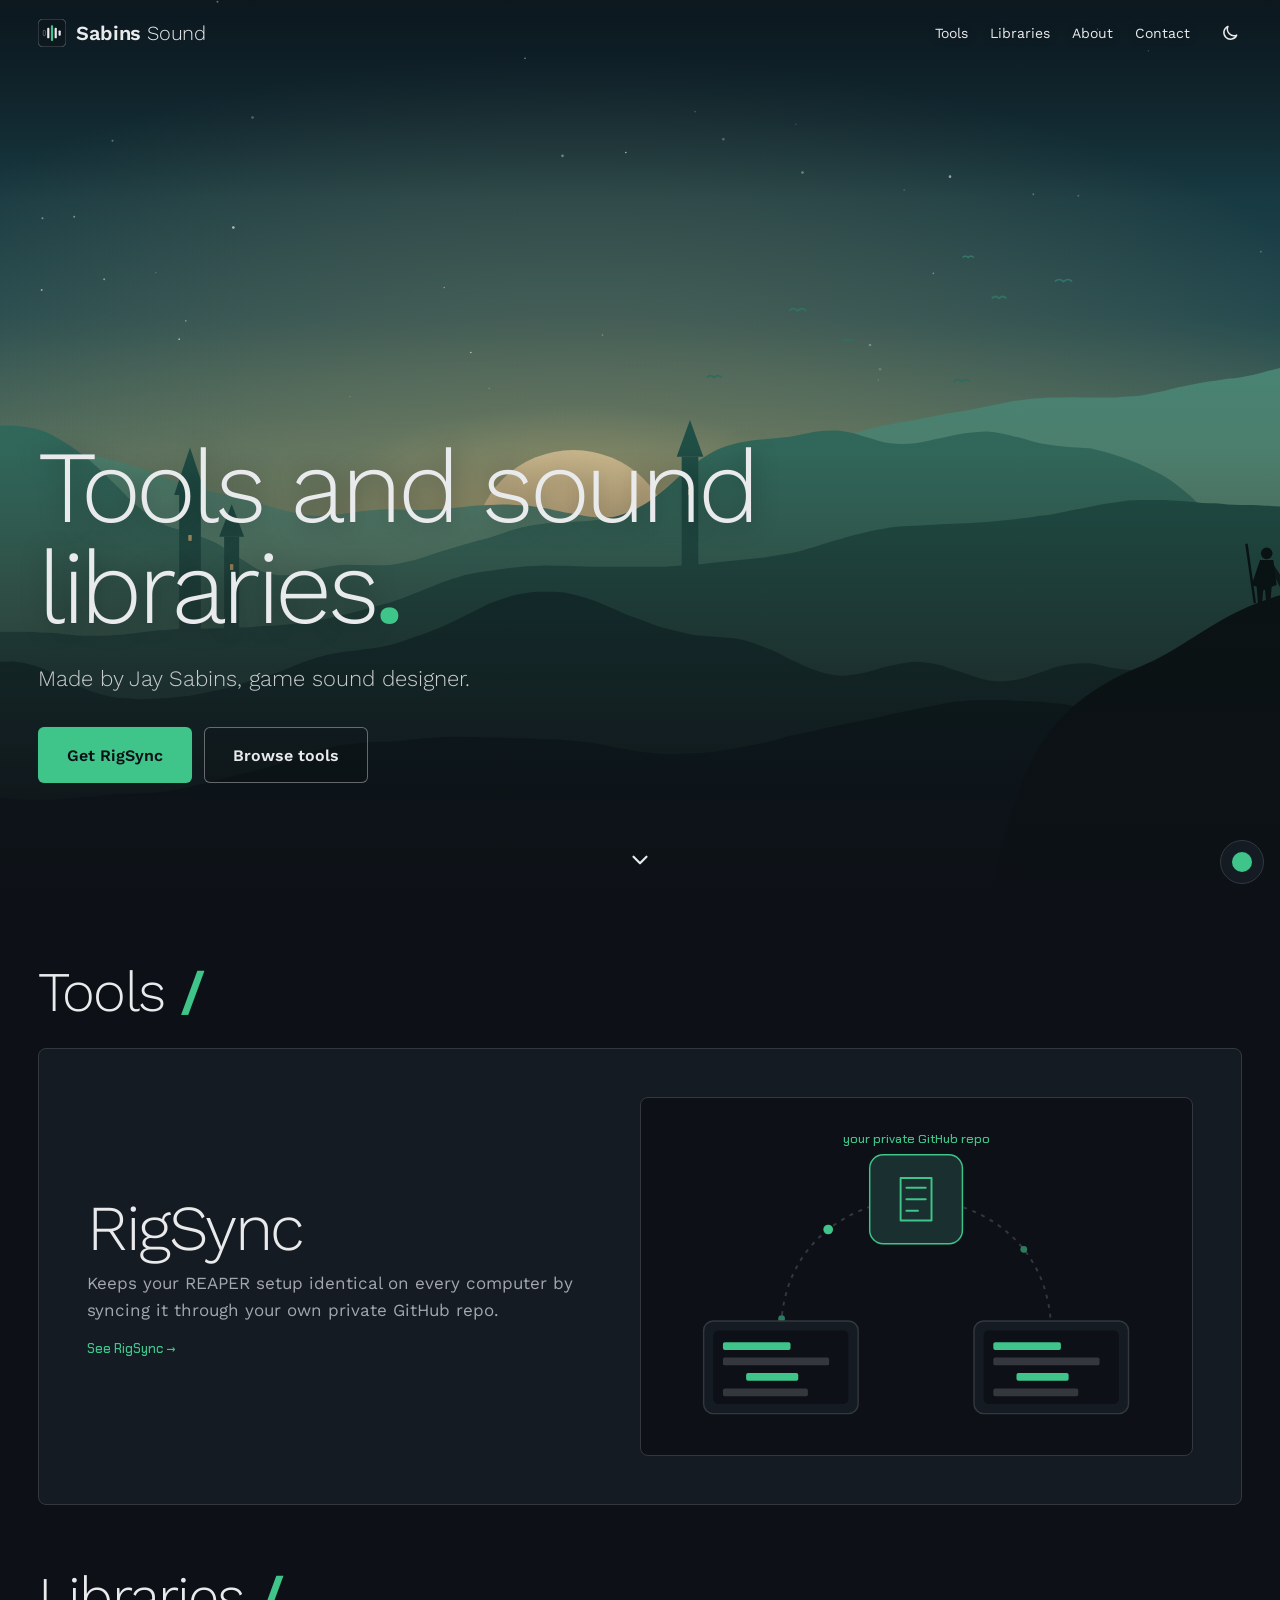
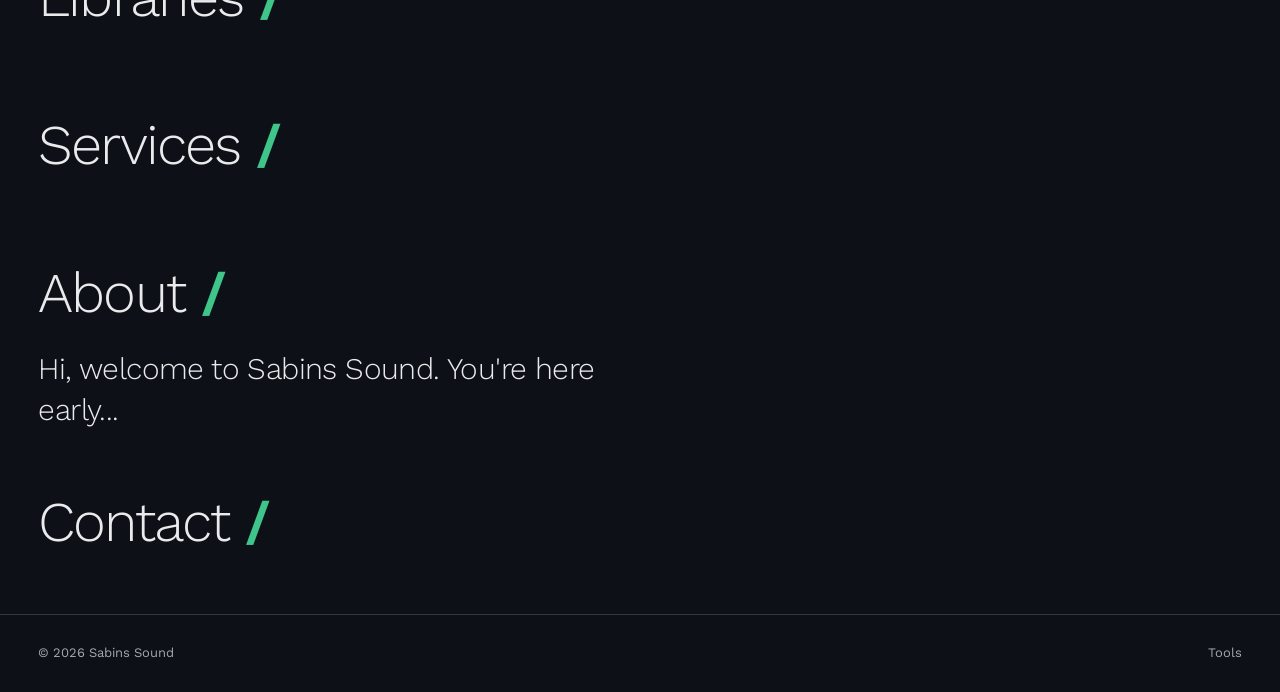
<file: index.html>
<!doctype html>
<html lang="en">
<head>
  <meta charset="utf-8">
  <meta name="viewport" content="width=device-width, initial-scale=1">
  <title>Sabins Sound | Tools and sound libraries</title>
  <!-- TODO (Jay): one-line pitch for the meta description and hero. -->
  <meta name="description" content="Tools and sound libraries by Jay Sabins, game sound designer. Home of RigSync, which keeps your REAPER setup identical on every computer.">
  <link rel="canonical" href="https://sabinssound.com/">
  <meta property="og:type" content="website">
  <meta property="og:site_name" content="Sabins Sound">
  <meta property="og:title" content="Sabins Sound | Tools and sound libraries">
  <meta property="og:description" content="Tools and sound libraries by Jay Sabins. Home of RigSync for REAPER.">
  <meta property="og:url" content="https://sabinssound.com/">
  <!-- TODO: OG image, 1200x630, in assets/og/ -->
  <meta name="twitter:card" content="summary_large_image">
  <meta name="theme-color" content="#0d1117">
  <script>try{if(localStorage.getItem("theme")==="light")document.documentElement.dataset.theme="light"}catch(e){}</script><!-- apply saved light/dark choice before paint -->
  <link rel="icon" href="assets/favicon.svg" type="image/svg+xml">

  <link rel="preconnect" href="https://fonts.googleapis.com">
  <link rel="preconnect" href="https://fonts.gstatic.com" crossorigin>
  <link rel="stylesheet" href="https://fonts.googleapis.com/css2?family=Chakra+Petch:wght@400;500;600&family=Work+Sans:wght@300;400;500;600&display=swap">
  <link rel="stylesheet" href="css/tokens.css">
  <link rel="stylesheet" href="css/site.css">

  <script type="application/ld+json">
  {
    "@context": "https://schema.org",
    "@type": "Organization",
    "name": "Sabins Sound",
    "url": "https://sabinssound.com/",
    "founder": { "@type": "Person", "name": "Jay Sabins" }
  }
  </script>
</head>
<body>
  <a class="skip" href="#main">Skip to content</a>

  <header class="site-header">
    <div class="wrap">
      <a class="brand" href="./" aria-label="Sabins Sound home">
        <svg class="brand-mark" viewBox="0 0 32 32" aria-hidden="true"><rect width="32" height="32" rx="6" fill="var(--surface)" stroke="var(--line)"/><g fill="var(--fg)"><rect x="6" y="13" width="2.5" height="6" rx="1"/><rect x="10.5" y="10" width="2.5" height="12" rx="1"/><rect x="19" y="10" width="2.5" height="12" rx="1"/><rect x="23.5" y="13" width="2.5" height="6" rx="1"/></g><rect x="14.75" y="7" width="2.5" height="18" rx="1" fill="var(--accent)"/></svg>
        <span>Sabins <b>Sound</b></span>
      </a>
      <nav aria-label="Main">
        <a href="tools/">Tools</a>
        <a class="preview-only" href="#libraries">Libraries</a>
        <a href="#about">About</a>
        <a class="preview-only" href="#contact">Contact</a>
      </nav>
    </div>
  </header>

  <main id="main">
    <!-- Full-screen splash. The menu bar is see-through over it and turns solid as you scroll (js/site.js). -->
    <section class="splash" aria-labelledby="hero-h">
      <div class="splash-img" aria-hidden="true" style="background-image:url('assets/hero/valley-dawn.svg')"></div>
      <div class="wrap splash-inner">
        <!-- TODO: Tagline / one-line pitch from Jay. The headline below is a plain placeholder built from the handoff ("tools and sound libraries"). Also: logo or wordmark preference (the mark is the portfolio's waveform glyph in jade for now). -->
        <h1 id="hero-h">Tools and sound libraries<span class="slash">.</span></h1>
        <p class="lead">Made by Jay Sabins, game sound designer.</p>
        <div class="cta">
          <a class="btn btn-primary btn-lg" href="tools/rigsync/">Get RigSync</a>
          <a class="btn btn-ghost btn-lg" href="tools/">Browse tools</a>
        </div>
      </div>
      <a class="scroll-cue" href="#tools" aria-label="Scroll to tools"><svg viewBox="0 0 24 24" aria-hidden="true"><path d="M6 9l6 6 6-6"/></svg></a>
    </section>

    <section class="section wrap" id="tools" aria-labelledby="tools-h">
      <h2 id="tools-h">Tools <span class="slash">/</span></h2>
      <a class="card feature" href="tools/rigsync/">
        <div class="card-body" style="padding:0">
          <h3>RigSync</h3>
          <p class="desc">Keeps your REAPER setup identical on every computer by syncing it through your own private GitHub repo.</p>
          <span class="card-link">See RigSync →</span>
        </div>
        <div class="feature-art" aria-hidden="true">
          <svg class="sync" viewBox="0 0 520 320" role="img" aria-labelledby="sync-home-t">
            <title id="sync-home-t">Diagram: two computers keep the same REAPER setup by syncing through one private GitHub repo.</title>
            <path id="sync-home-a" class="line" d="M120 220 C 120 120, 200 80, 260 80"/>
            <path id="sync-home-b" class="line" d="M260 80 C 320 80, 400 120, 400 220"/>
            <circle class="pkt" r="5"><animateMotion dur="2.6s" repeatCount="indefinite"><mpath href="#sync-home-a"/></animateMotion></circle>
            <circle class="pkt" r="5"><animateMotion dur="2.6s" begin="-1.3s" repeatCount="indefinite"><mpath href="#sync-home-b"/></animateMotion></circle>
            <circle class="pkt" r="3.5" opacity=".6"><animateMotion dur="3.4s" repeatCount="indefinite" keyPoints="1;0" keyTimes="0;1" calcMode="linear"><mpath href="#sync-home-b"/></animateMotion></circle>
            <circle class="pkt" r="3.5" opacity=".6"><animateMotion dur="3.4s" begin="-1.7s" repeatCount="indefinite" keyPoints="1;0" keyTimes="0;1" calcMode="linear"><mpath href="#sync-home-a"/></animateMotion></circle>
            <g transform="translate(212 34)">
              <rect class="hub" width="96" height="92" rx="14"/>
              <path class="icon" d="M38 34h20M38 46h20M38 58h12M32 24h32v44H32z"/>
            </g>
            <text class="lbl lbl-hub" x="260" y="22" text-anchor="middle">your private GitHub repo</text>
            <g transform="translate(40 206)">
              <rect class="node" width="160" height="96" rx="10"/>
              <rect class="screen" x="10" y="10" width="140" height="76" rx="5"/>
              <rect class="bar on" x="20" y="22" width="70" height="8" rx="2"/><rect class="bar" x="20" y="38" width="110" height="8" rx="2"/><rect class="bar on" x="44" y="54" width="54" height="8" rx="2"/><rect class="bar" x="20" y="70" width="88" height="8" rx="2"/>
            </g>
            <g transform="translate(320 206)">
              <rect class="node" width="160" height="96" rx="10"/>
              <rect class="screen" x="10" y="10" width="140" height="76" rx="5"/>
              <rect class="bar on" x="20" y="22" width="70" height="8" rx="2"/><rect class="bar" x="20" y="38" width="110" height="8" rx="2"/><rect class="bar on" x="44" y="54" width="54" height="8" rx="2"/><rect class="bar" x="20" y="70" width="88" height="8" rx="2"/>
            </g>
          </svg>
        </div>
      </a>
    </section>

    <section class="section wrap todo-section" id="libraries" aria-labelledby="libraries-h">
      <h2 id="libraries-h">Libraries <span class="slash">/</span></h2>
      <!-- TODO: Sound libraries to list: names, what's in each (file count, format, sample rate), price or free, where people buy or download, and a demo clip if there is one. -->
    </section>

    <section class="section wrap todo-section" id="services" aria-labelledby="services-h">
      <h2 id="services-h">Services <span class="slash">/</span></h2>
      <!-- TODO: Services offered, if any. If none, this section gets deleted. -->
    </section>

    <section class="section wrap" id="about" aria-labelledby="about-h">
      <h2 id="about-h">About <span class="slash">/</span></h2>
      <div class="about">
        <!-- TODO: rest of the About text from Jay -->
        <p>Hi, welcome to Sabins Sound. You're here early...</p>
      </div>
    </section>

    <section class="section wrap todo-section" id="contact" aria-labelledby="contact-h">
      <h2 id="contact-h">Contact <span class="slash">/</span></h2>
      <!-- TODO: Business contact email, and whether you want a form here (Formspree free, same as the portfolio). -->
    </section>
  </main>

  <footer class="site-footer">
    <div class="wrap">
      <span>© <span data-year>2026</span> Sabins Sound</span>
      <a href="tools/">Tools</a>
    </div>
  </footer>

  <script src="js/site.js"></script>
  <script src="js/design-panel.js"></script><!-- design-time only: remove before launch -->
</body>
</html>
</file>
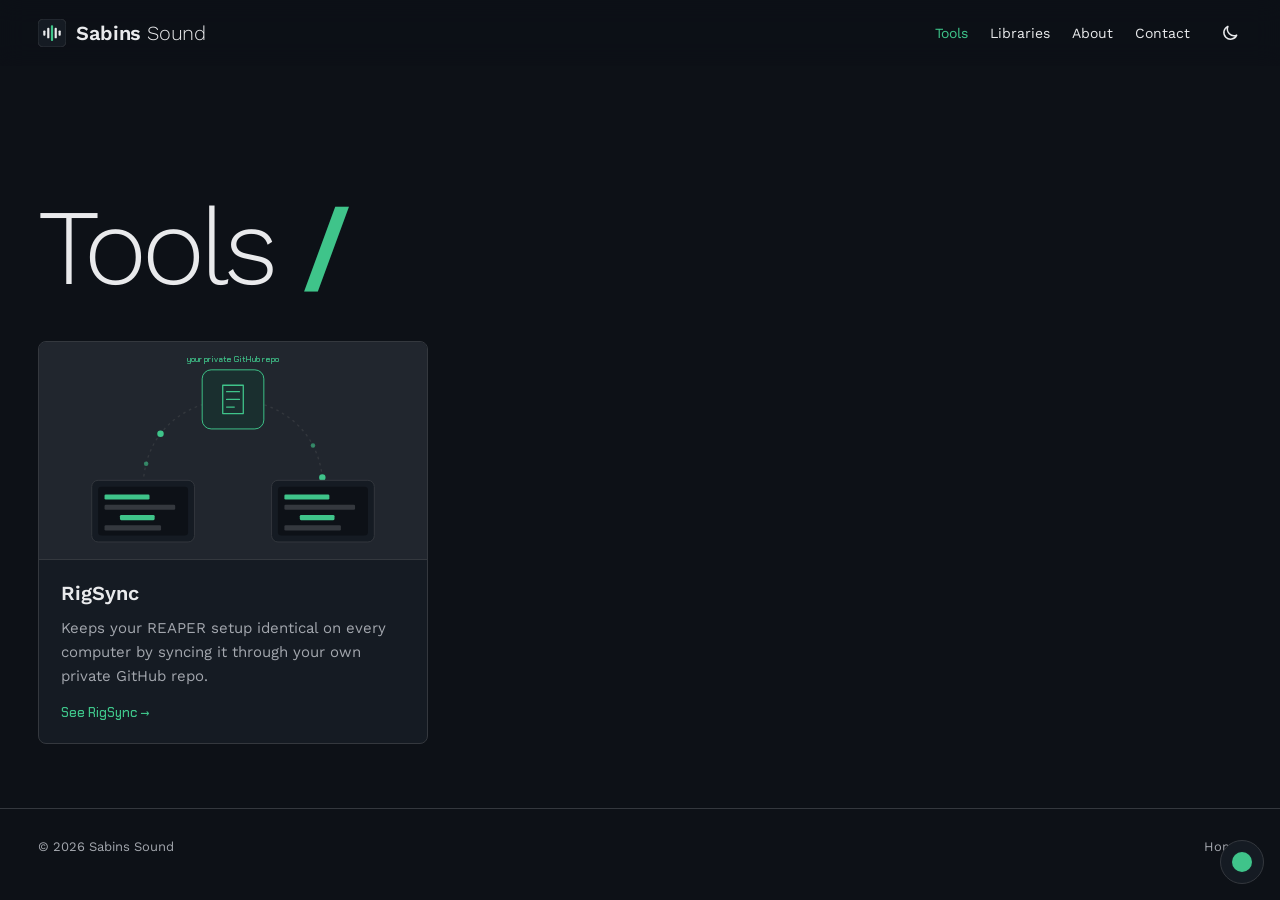
<file: tools/index.html>
<!doctype html>
<html lang="en">
<head>
  <meta charset="utf-8">
  <meta name="viewport" content="width=device-width, initial-scale=1">
  <title>Tools | Sabins Sound</title>
  <meta name="description" content="Tools by Sabins Sound, including RigSync, which keeps your REAPER setup identical on every computer.">
  <link rel="canonical" href="https://sabinssound.com/tools/">
  <meta property="og:type" content="website">
  <meta property="og:site_name" content="Sabins Sound">
  <meta property="og:title" content="Tools | Sabins Sound">
  <meta property="og:url" content="https://sabinssound.com/tools/">
  <meta name="twitter:card" content="summary_large_image">
  <meta name="theme-color" content="#0d1117">
  <script>try{if(localStorage.getItem("theme")==="light")document.documentElement.dataset.theme="light"}catch(e){}</script><!-- apply saved light/dark choice before paint -->
  <link rel="icon" href="../assets/favicon.svg" type="image/svg+xml">

  <link rel="preconnect" href="https://fonts.googleapis.com">
  <link rel="preconnect" href="https://fonts.gstatic.com" crossorigin>
  <link rel="stylesheet" href="https://fonts.googleapis.com/css2?family=Chakra+Petch:wght@400;500;600&family=Work+Sans:wght@300;400;500;600&display=swap">
  <link rel="stylesheet" href="../css/tokens.css">
  <link rel="stylesheet" href="../css/site.css">
</head>
<body>
  <a class="skip" href="#main">Skip to content</a>

  <header class="site-header">
    <div class="wrap">
      <a class="brand" href="../" aria-label="Sabins Sound home">
        <svg class="brand-mark" viewBox="0 0 32 32" aria-hidden="true"><rect width="32" height="32" rx="6" fill="var(--surface)" stroke="var(--line)"/><g fill="var(--fg)"><rect x="6" y="13" width="2.5" height="6" rx="1"/><rect x="10.5" y="10" width="2.5" height="12" rx="1"/><rect x="19" y="10" width="2.5" height="12" rx="1"/><rect x="23.5" y="13" width="2.5" height="6" rx="1"/></g><rect x="14.75" y="7" width="2.5" height="18" rx="1" fill="var(--accent)"/></svg>
        <span>Sabins <b>Sound</b></span>
      </a>
      <nav aria-label="Main">
        <a href="./" aria-current="page">Tools</a>
        <a class="preview-only" href="../#libraries">Libraries</a>
        <a href="../#about">About</a>
        <a class="preview-only" href="../#contact">Contact</a>
      </nav>
    </div>
  </header>

  <main id="main">
    <section class="hero wrap" aria-labelledby="tools-h" style="padding-bottom:0">
      <h1 id="tools-h">Tools <span class="slash">/</span></h1>
      <!-- TODO: Short intro line for the tools page, if you want one (e.g. who the tools are for). -->
    </section>

    <section class="section wrap" aria-label="All tools" style="padding-top:40px">
      <ul class="grid">
        <li>
          <a class="card" href="rigsync/">
            <div class="thumb" aria-hidden="true">
              <svg class="sync" viewBox="0 0 520 320" role="img" aria-labelledby="sync-card-t">
            <title id="sync-card-t">Diagram: two computers keep the same REAPER setup by syncing through one private GitHub repo.</title>
            <path id="sync-card-a" class="line" d="M120 220 C 120 120, 200 80, 260 80"/>
            <path id="sync-card-b" class="line" d="M260 80 C 320 80, 400 120, 400 220"/>
            <circle class="pkt" r="5"><animateMotion dur="2.6s" repeatCount="indefinite"><mpath href="#sync-card-a"/></animateMotion></circle>
            <circle class="pkt" r="5"><animateMotion dur="2.6s" begin="-1.3s" repeatCount="indefinite"><mpath href="#sync-card-b"/></animateMotion></circle>
            <circle class="pkt" r="3.5" opacity=".6"><animateMotion dur="3.4s" repeatCount="indefinite" keyPoints="1;0" keyTimes="0;1" calcMode="linear"><mpath href="#sync-card-b"/></animateMotion></circle>
            <circle class="pkt" r="3.5" opacity=".6"><animateMotion dur="3.4s" begin="-1.7s" repeatCount="indefinite" keyPoints="1;0" keyTimes="0;1" calcMode="linear"><mpath href="#sync-card-a"/></animateMotion></circle>
            <g transform="translate(212 34)">
              <rect class="hub" width="96" height="92" rx="14"/>
              <path class="icon" d="M38 34h20M38 46h20M38 58h12M32 24h32v44H32z"/>
            </g>
            <text class="lbl lbl-hub" x="260" y="22" text-anchor="middle">your private GitHub repo</text>
            <g transform="translate(40 206)">
              <rect class="node" width="160" height="96" rx="10"/>
              <rect class="screen" x="10" y="10" width="140" height="76" rx="5"/>
              <rect class="bar on" x="20" y="22" width="70" height="8" rx="2"/><rect class="bar" x="20" y="38" width="110" height="8" rx="2"/><rect class="bar on" x="44" y="54" width="54" height="8" rx="2"/><rect class="bar" x="20" y="70" width="88" height="8" rx="2"/>
            </g>
            <g transform="translate(320 206)">
              <rect class="node" width="160" height="96" rx="10"/>
              <rect class="screen" x="10" y="10" width="140" height="76" rx="5"/>
              <rect class="bar on" x="20" y="22" width="70" height="8" rx="2"/><rect class="bar" x="20" y="38" width="110" height="8" rx="2"/><rect class="bar on" x="44" y="54" width="54" height="8" rx="2"/><rect class="bar" x="20" y="70" width="88" height="8" rx="2"/>
            </g>
          </svg>
            </div>
            <div class="card-body">
              <h3>RigSync</h3>
              <p class="desc">Keeps your REAPER setup identical on every computer by syncing it through your own private GitHub repo.</p>
              <span class="card-link">See RigSync →</span>
            </div>
          </a>
        </li>
      </ul>
      <!-- TODO: Other tools to list here, if any (name, one line, platform, link). -->
    </section>
  </main>

  <footer class="site-footer">
    <div class="wrap">
      <span>© <span data-year>2026</span> Sabins Sound</span>
      <a href="../">Home</a>
    </div>
  </footer>

  <script src="../js/site.js"></script>
  <script src="../js/design-panel.js"></script><!-- design-time only: remove before launch -->
</body>
</html>
</file>
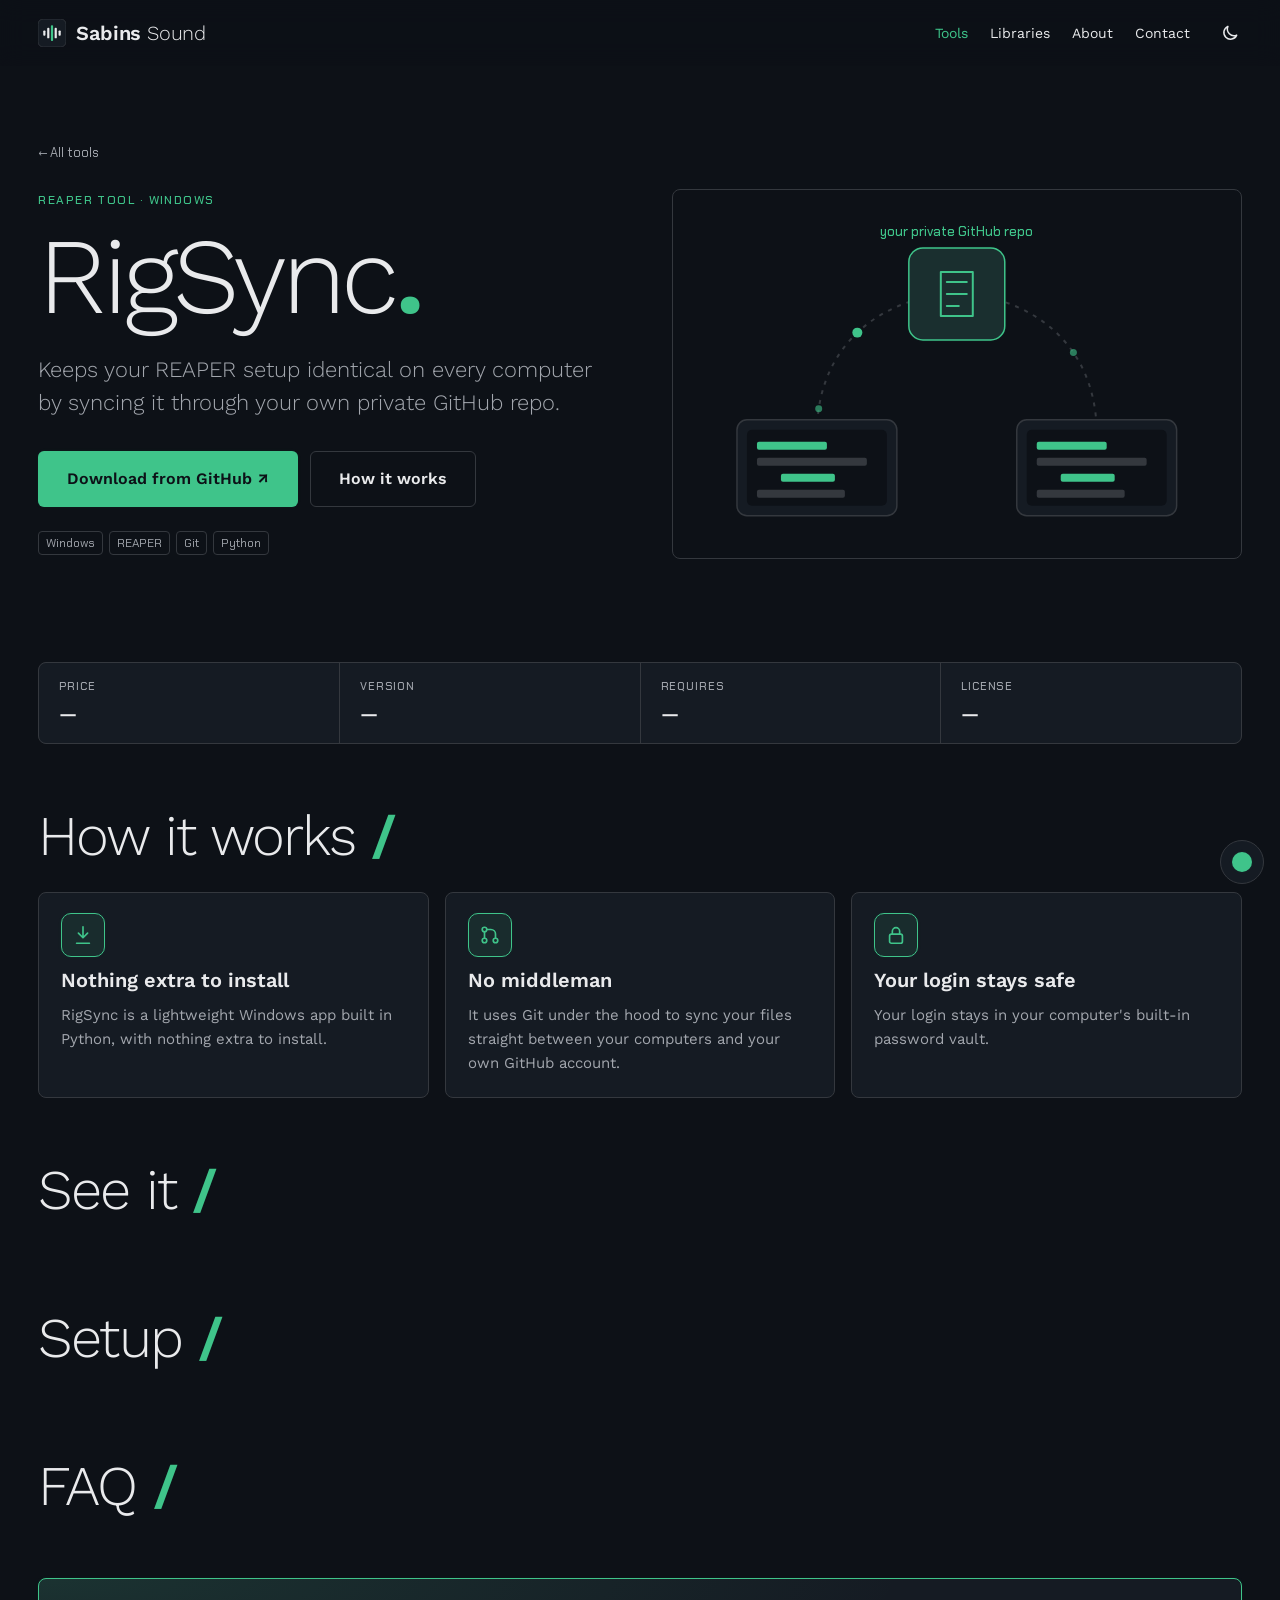
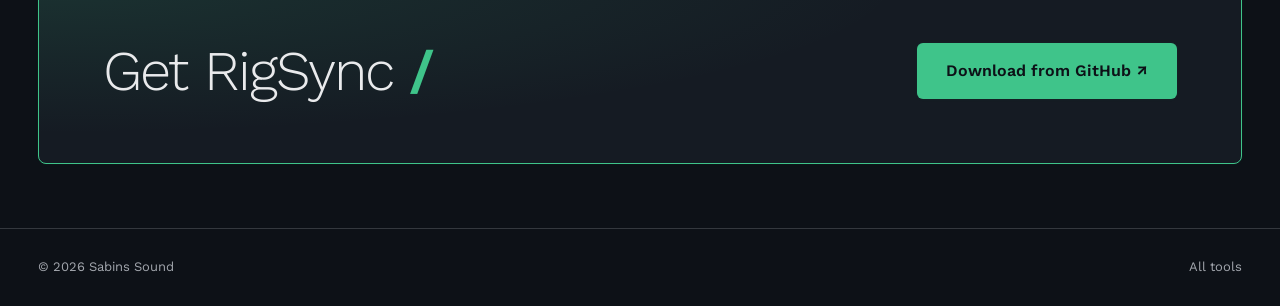
<file: tools/rigsync/index.html>
<!doctype html>
<html lang="en">
<head>
  <meta charset="utf-8">
  <meta name="viewport" content="width=device-width, initial-scale=1">
  <title>RigSync | Sync your REAPER setup across computers | Sabins Sound</title>
  <meta name="description" content="RigSync keeps your REAPER setup identical on every computer by syncing it through your own private GitHub repo. A lightweight Windows app with nothing extra to install.">
  <link rel="canonical" href="https://sabinssound.com/tools/rigsync/">
  <meta property="og:type" content="website">
  <meta property="og:site_name" content="Sabins Sound">
  <meta property="og:title" content="RigSync | Sabins Sound">
  <meta property="og:description" content="Keeps your REAPER setup identical on every computer by syncing it through your own private GitHub repo.">
  <meta property="og:url" content="https://sabinssound.com/tools/rigsync/">
  <!-- TODO: OG image (screenshot or the sync diagram), 1200x630 -->
  <meta name="twitter:card" content="summary_large_image">
  <meta name="theme-color" content="#0d1117">
  <script>try{if(localStorage.getItem("theme")==="light")document.documentElement.dataset.theme="light"}catch(e){}</script><!-- apply saved light/dark choice before paint -->
  <link rel="icon" href="../../assets/favicon.svg" type="image/svg+xml">

  <link rel="preconnect" href="https://fonts.googleapis.com">
  <link rel="preconnect" href="https://fonts.gstatic.com" crossorigin>
  <link rel="stylesheet" href="https://fonts.googleapis.com/css2?family=Chakra+Petch:wght@400;500;600&family=Work+Sans:wght@300;400;500;600&display=swap">
  <link rel="stylesheet" href="../../css/tokens.css">
  <link rel="stylesheet" href="../../css/site.css">

  <!-- TODO: add "offers" (price) and "softwareVersion" once Jay confirms them -->
  <script type="application/ld+json">
  {
    "@context": "https://schema.org",
    "@type": "SoftwareApplication",
    "name": "RigSync",
    "applicationCategory": "UtilitiesApplication",
    "operatingSystem": "Windows",
    "description": "Keeps your REAPER setup identical on every computer by syncing it through your own private GitHub repo.",
    "url": "https://sabinssound.com/tools/rigsync/",
    "downloadUrl": "https://github.com/jaysabins/rigsync-releases/releases",
    "author": { "@type": "Person", "name": "Jay Sabins" },
    "publisher": { "@type": "Organization", "name": "Sabins Sound", "url": "https://sabinssound.com/" }
  }
  </script>
</head>
<body>
  <a class="skip" href="#main">Skip to content</a>

  <header class="site-header">
    <div class="wrap">
      <a class="brand" href="../../" aria-label="Sabins Sound home">
        <svg class="brand-mark" viewBox="0 0 32 32" aria-hidden="true"><rect width="32" height="32" rx="6" fill="var(--surface)" stroke="var(--line)"/><g fill="var(--fg)"><rect x="6" y="13" width="2.5" height="6" rx="1"/><rect x="10.5" y="10" width="2.5" height="12" rx="1"/><rect x="19" y="10" width="2.5" height="12" rx="1"/><rect x="23.5" y="13" width="2.5" height="6" rx="1"/></g><rect x="14.75" y="7" width="2.5" height="18" rx="1" fill="var(--accent)"/></svg>
        <span>Sabins <b>Sound</b></span>
      </a>
      <nav aria-label="Main">
        <a href="../" aria-current="page">Tools</a>
        <a class="preview-only" href="../../#libraries">Libraries</a>
        <a href="../../#about">About</a>
        <a class="preview-only" href="../../#contact">Contact</a>
      </nav>
    </div>
  </header>

  <main id="main">
    <section class="hero wrap" aria-labelledby="rs-h" style="padding-top:clamp(32px,6vw,72px)">
      <a class="crumb" href="../">← All tools</a>
      <div class="product-hero">
        <div>
          <p class="eyebrow">REAPER tool · Windows</p>
          <h1 id="rs-h">RigSync<span class="slash">.</span></h1>
          <p class="lead">Keeps your REAPER setup identical on every computer by syncing it through your own private GitHub repo.</p>
          <div class="cta">
            <a class="btn btn-primary btn-lg" href="https://github.com/jaysabins/rigsync-releases/releases" rel="noopener">Download from GitHub ↗</a>
            <a class="btn btn-ghost btn-lg" href="#how">How it works</a>
          </div>
          <ul class="chips">
            <li>Windows</li>
            <li>REAPER</li>
            <li>Git</li>
            <li>Python</li>
          </ul>
        </div>
        <div class="feature-art">
          <svg class="sync" viewBox="0 0 520 320" role="img" aria-labelledby="sync-hero-t">
            <title id="sync-hero-t">Diagram: two computers keep the same REAPER setup by syncing through one private GitHub repo.</title>
            <path id="sync-hero-a" class="line" d="M120 220 C 120 120, 200 80, 260 80"/>
            <path id="sync-hero-b" class="line" d="M260 80 C 320 80, 400 120, 400 220"/>
            <circle class="pkt" r="5"><animateMotion dur="2.6s" repeatCount="indefinite"><mpath href="#sync-hero-a"/></animateMotion></circle>
            <circle class="pkt" r="5"><animateMotion dur="2.6s" begin="-1.3s" repeatCount="indefinite"><mpath href="#sync-hero-b"/></animateMotion></circle>
            <circle class="pkt" r="3.5" opacity=".6"><animateMotion dur="3.4s" repeatCount="indefinite" keyPoints="1;0" keyTimes="0;1" calcMode="linear"><mpath href="#sync-hero-b"/></animateMotion></circle>
            <circle class="pkt" r="3.5" opacity=".6"><animateMotion dur="3.4s" begin="-1.7s" repeatCount="indefinite" keyPoints="1;0" keyTimes="0;1" calcMode="linear"><mpath href="#sync-hero-a"/></animateMotion></circle>
            <g transform="translate(212 34)">
              <rect class="hub" width="96" height="92" rx="14"/>
              <path class="icon" d="M38 34h20M38 46h20M38 58h12M32 24h32v44H32z"/>
            </g>
            <text class="lbl lbl-hub" x="260" y="22" text-anchor="middle">your private GitHub repo</text>
            <g transform="translate(40 206)">
              <rect class="node" width="160" height="96" rx="10"/>
              <rect class="screen" x="10" y="10" width="140" height="76" rx="5"/>
              <rect class="bar on" x="20" y="22" width="70" height="8" rx="2"/><rect class="bar" x="20" y="38" width="110" height="8" rx="2"/><rect class="bar on" x="44" y="54" width="54" height="8" rx="2"/><rect class="bar" x="20" y="70" width="88" height="8" rx="2"/>
            </g>
            <g transform="translate(320 206)">
              <rect class="node" width="160" height="96" rx="10"/>
              <rect class="screen" x="10" y="10" width="140" height="76" rx="5"/>
              <rect class="bar on" x="20" y="22" width="70" height="8" rx="2"/><rect class="bar" x="20" y="38" width="110" height="8" rx="2"/><rect class="bar on" x="44" y="54" width="54" height="8" rx="2"/><rect class="bar" x="20" y="70" width="88" height="8" rx="2"/>
            </g>
          </svg>
        </div>
      </div>
    </section>

    <section class="section wrap" aria-label="At a glance" style="padding-top:0">
      <!-- TODO: Price (or free), current version, system requirements (Windows versions, REAPER version), and license. These fill the strip below. -->
      <dl class="specs todo-section">
        <div><dt>Price</dt><dd>—</dd><!-- TODO --></div>
        <div><dt>Version</dt><dd>—</dd><!-- TODO --></div>
        <div><dt>Requires</dt><dd>—</dd><!-- TODO --></div>
        <div><dt>License</dt><dd>—</dd><!-- TODO --></div>
      </dl>
    </section>

    <section class="section wrap" id="how" aria-labelledby="how-h">
      <h2 id="how-h">How it works <span class="slash">/</span></h2>
      <ul class="grid grid-3">
        <li>
          <div class="card"><div class="card-body">
            <span class="feat-icon" aria-hidden="true"><svg viewBox="0 0 24 24"><path d="M12 3v12M7 10l5 5 5-5M5 21h14"/></svg></span>
            <h3>Nothing extra to install</h3>
            <p class="desc">RigSync is a lightweight Windows app built in Python, with nothing extra to install.</p>
          </div></div>
        </li>
        <li>
          <div class="card"><div class="card-body">
            <span class="feat-icon" aria-hidden="true"><svg viewBox="0 0 24 24"><circle cx="6" cy="6" r="2.5"/><circle cx="18" cy="18" r="2.5"/><circle cx="6" cy="18" r="2.5"/><path d="M6 8.5v7M8.5 6H13a5 5 0 0 1 5 5v4.5"/></svg></span>
            <h3>No middleman</h3>
            <p class="desc">It uses Git under the hood to sync your files straight between your computers and your own GitHub account.</p>
          </div></div>
        </li>
        <li>
          <div class="card"><div class="card-body">
            <span class="feat-icon" aria-hidden="true"><svg viewBox="0 0 24 24"><rect x="5" y="11" width="14" height="10" rx="2"/><path d="M8 11V8a4 4 0 0 1 8 0v3"/></svg></span>
            <h3>Your login stays safe</h3>
            <p class="desc">Your login stays in your computer's built-in password vault.</p>
          </div></div>
        </li>
      </ul>
    </section>

    <section class="section wrap todo-section" id="screens" aria-labelledby="screens-h">
      <h2 id="screens-h">See it <span class="slash">/</span></h2>
      <!-- TODO: Screenshots (PNG, at least 1600px wide) or a short demo video (YouTube/Vimeo link). -->
    </section>

    <section class="section wrap todo-section" id="setup" aria-labelledby="setup-h">
      <h2 id="setup-h">Setup <span class="slash">/</span></h2>
      <!-- TODO: Setup steps, in your words (e.g. what to download, how to connect GitHub, what to pick on first run). -->
    </section>

    <section class="section wrap todo-section" id="faq" aria-labelledby="faq-h">
      <h2 id="faq-h">FAQ <span class="slash">/</span></h2>
      <!-- TODO: Common questions and answers, plus where people go for support (email or GitHub issues). -->
    </section>

    <div class="wrap">
      <div class="band">
        <h2>Get RigSync <span class="slash">/</span></h2>
        <a class="btn btn-primary btn-lg" href="https://github.com/jaysabins/rigsync-releases/releases" rel="noopener">Download from GitHub ↗</a>
      </div>
    </div>
  </main>

  <footer class="site-footer">
    <div class="wrap">
      <span>© <span data-year>2026</span> Sabins Sound</span>
      <a href="../">All tools</a>
    </div>
  </footer>

  <script src="../../js/site.js"></script>
  <script src="../../js/design-panel.js"></script><!-- design-time only: remove before launch -->
</body>
</html>
</file>
<file: css/tokens.css>
/* Design tokens. Started from jaysabinsaudio.com (direction 6A); accent, glow and fonts set by Jay, Nov 2026. Dark by default; light theme below. */
:root{
  /* Palette */
  --bg:#0d1117; --surface:#151b23; --raise:color-mix(in srgb, var(--surface), #fff 5%);
  --fg:#e9eaec; --muted:#a3a7ae; --line:#34383e;
  --accent:#3fc48a;      /* play button, slashes, focus rings, links on hover. Same in light and dark (Jay, Nov 2026) */
  --accent-ink:#0d1117;  /* icons and text on accent fills */
  --glow:0.10;           /* neon glow strength on accent items, 0 = off, 1 = strong (Jay, Nov 2026) */
  --glow-color:color-mix(in srgb, var(--accent) calc(var(--glow) * 70%), transparent);
  --glow-box:0 0 calc(var(--glow) * 8px) var(--glow-color), 0 0 calc(var(--glow) * 36px) var(--glow-color);
  --glow-text:0 0 calc(var(--glow) * 4px) var(--glow-color), 0 0 calc(var(--glow) * 18px) var(--glow-color);
  color-scheme:dark;

  /* Type */
  --title:"Work Sans", system-ui, sans-serif;
  --body:"Work Sans", system-ui, sans-serif;
  --mono:"Chakra Petch", ui-monospace, monospace;

  /* Shape and rhythm */
  --radius:8px; --radius-sm:6px;
  --section-gap:64px;
  --gutter:clamp(16px, 3vw, 40px);
  --max:1440px;
}

/* Light theme: set by the sun/moon switch in the header (js/site.js), saved per visitor.
   Uses the same accent as dark (Jay, Nov 2026), with dark ink on accent fills so button text stays readable; glow is softer. */
:root[data-theme="light"]{
  --bg:#f5f6f7; --surface:#ffffff; --raise:color-mix(in srgb, var(--surface), #000 4%);
  --fg:#0d1117; --muted:#555b64; --line:#d9dde2;
  --accent-ink:#0d1117;  /* text/icons on accent fills: 8.5:1 on the jade */
  --glow:0.12;
  color-scheme:light;
}
</file>
<file: css/site.css>
/* Layout and components. Same base as jaysabinsaudio.com, turned up for a product site:
   bigger type, hero art, animated accents, hover glow. Motion is off for prefers-reduced-motion. */
*,*::before,*::after{box-sizing:border-box}
[hidden]{display:none!important}
html{scroll-behavior:smooth;-webkit-text-size-adjust:100%}
body{margin:0;background:var(--bg);color:var(--fg);font:400 16px/1.6 var(--body);-webkit-font-smoothing:antialiased;overflow-x:hidden}
img,svg{max-width:100%;display:block}
a{color:inherit;text-decoration:none}
:focus-visible{outline:2px solid var(--accent);outline-offset:3px;border-radius:2px;box-shadow:var(--glow-box)}
.mono{font-family:var(--mono);font-variant-numeric:tabular-nums}
.wrap{max-width:var(--max);margin:0 auto;padding:0 var(--gutter)}
.skip{position:absolute;left:-9999px;top:8px;background:var(--accent);color:var(--accent-ink);padding:8px 12px;border-radius:var(--radius-sm);z-index:100}
.skip:focus{left:8px}
.slash{font-weight:600;color:var(--accent);text-shadow:var(--glow-text)}

/* Header: sticky, blurred */
.site-header{position:sticky;top:0;z-index:50;border-bottom:1px solid transparent;transition:border-color .2s}
/* Blur lives on a pseudo-element: backdrop-filter on the header itself would trap the fixed slide-out menu inside it */
.site-header::before{content:"";position:absolute;inset:0;z-index:-1;background:color-mix(in srgb,var(--bg) 82%,transparent);backdrop-filter:blur(12px);-webkit-backdrop-filter:blur(12px)}
.site-header.scrolled{border-bottom-color:var(--line)}
.site-header .wrap{display:flex;flex-wrap:wrap;justify-content:space-between;align-items:center;gap:8px 24px;padding-top:16px;padding-bottom:16px}
.brand{display:flex;align-items:center;gap:10px;font:600 20px/1 var(--title);letter-spacing:-.01em}
.brand-mark{width:28px;height:28px;flex:none}
.brand b{font-weight:300}
nav{display:flex;flex-wrap:wrap;gap:4px 22px}
nav a{font-size:14px;padding:6px 0;transition:color .15s,text-shadow .15s}
nav a:hover,nav a:focus-visible,nav a[aria-current="page"]{color:var(--accent);text-shadow:var(--glow-text)}

/* Light/dark switch (built by js/site.js) */
.site-header .wrap{column-gap:20px}
.brand{margin-right:auto}
.theme-toggle{display:grid;place-items:center;width:40px;height:40px;margin:-4px -8px -4px 0;padding:0;background:none;border:0;border-radius:50%;color:var(--fg);cursor:pointer;-webkit-tap-highlight-color:transparent;transition:color .15s}
.theme-toggle svg{width:20px;height:20px;fill:none;stroke:currentColor;stroke-width:1.8;stroke-linecap:round;stroke-linejoin:round}
@media (hover:hover){.theme-toggle:hover{color:var(--accent);filter:drop-shadow(0 0 calc(var(--glow) * 6px) var(--glow-color))}}

/* Phone menu (button built by js/site.js): panel slides in from the right */
.menu-toggle{display:none;position:relative;z-index:2;width:44px;height:44px;margin-right:-10px;padding:0;background:none;border:0;outline:none;cursor:pointer;flex-direction:column;justify-content:center;align-items:center;gap:5px;-webkit-tap-highlight-color:transparent}
.menu-toggle:focus,.menu-toggle:focus-visible{outline:none;box-shadow:none}
.menu-toggle span{display:block;width:22px;height:2px;border-radius:2px;background:var(--fg);transition:transform .25s,opacity .2s,background .2s}
/* Keyboard focus without an outline: the bars light up in the accent */
.menu-toggle:focus-visible span,.menu-open .menu-toggle span{background:var(--accent);box-shadow:var(--glow-box)}
.menu-open .menu-toggle span:nth-child(1){transform:translateY(7px) rotate(45deg)}
.menu-open .menu-toggle span:nth-child(2){opacity:0}
.menu-open .menu-toggle span:nth-child(3){transform:translateY(-7px) rotate(-45deg)}
@media (max-width:760px){
  .site-header.has-menu .wrap{flex-wrap:nowrap}
  .has-menu .menu-toggle{display:flex;order:3}
  .has-menu .theme-toggle{order:2;margin-right:0}
  .has-menu nav{position:fixed;top:0;right:0;bottom:0;z-index:1;width:min(80vw,320px);flex-direction:column;flex-wrap:nowrap;gap:0;padding:84px 24px 24px;background:var(--surface);border-left:1px solid var(--line);transform:translateX(100%);visibility:hidden;transition:transform .3s cubic-bezier(.2,.8,.2,1),visibility 0s .3s,box-shadow .3s}
  .has-menu.menu-open nav{transform:none;visibility:visible;transition:transform .3s cubic-bezier(.2,.8,.2,1),visibility 0s,box-shadow .3s;box-shadow:0 0 0 100vmax rgba(0,0,0,.55)}
  .has-menu nav a{padding:16px 0;font-size:20px;border-top:1px solid var(--line)}
  .has-menu nav a:first-child{border-top:0}
}

/* Full-screen splash (home). Text stays light in both themes because it sits on the image. */
.splash{position:relative;min-height:100vh;min-height:100svh;display:flex;align-items:flex-end;overflow:hidden;isolation:isolate;color:#e9eaec}
.splash-img{position:absolute;inset:0;z-index:-1;background:#0d1117 center/cover no-repeat}
.splash-img::after{content:"";position:absolute;inset:0;background:linear-gradient(180deg,rgba(13,17,23,.5) 0%,rgba(13,17,23,0) 22%,rgba(13,17,23,.2) 50%,rgba(13,17,23,.9) 90%,var(--bg) 100%)}
[data-theme="light"] .splash-img::after{background:linear-gradient(180deg,rgba(13,17,23,.5) 0%,rgba(13,17,23,0) 22%,rgba(13,17,23,.2) 50%,rgba(13,17,23,.9) 100%)}
.splash-inner{width:100%;padding-top:120px;padding-bottom:clamp(88px,13vh,140px)}
.splash h1{margin:0;max-width:14ch;font:300 clamp(44px,8vw,120px)/.98 var(--title);letter-spacing:-.045em;text-shadow:0 2px 24px rgba(0,0,0,.35)}
.splash .lead{color:#c9ccd1}
.splash .slash{color:var(--accent)}
.splash .btn-primary{background:var(--accent);color:#0d1117}
.splash .btn-ghost{color:#e9eaec;border-color:rgba(233,234,236,.4);background:rgba(13,17,23,.25)}
.splash .btn-ghost:hover{border-color:var(--accent);color:var(--accent)}
.scroll-cue{position:absolute;left:50%;bottom:18px;transform:translateX(-50%);display:grid;place-items:center;width:44px;height:44px;border-radius:50%}
.scroll-cue svg{width:26px;height:26px;fill:none;stroke:#e9eaec;stroke-width:2;stroke-linecap:round;stroke-linejoin:round;animation:cue 1.8s ease-in-out infinite}
@keyframes cue{0%,100%{transform:translateY(0)}50%{transform:translateY(6px)}}

/* Header runs edge to edge (with the page gutter); the splash text stays in the content column so it lines up with the sections below */
.site-header .wrap{max-width:none}

/* Header over the splash: fixed and see-through at the top, turning solid as you scroll (--solid set by js/site.js) */
.has-splash .site-header{position:fixed;left:0;right:0}
.has-splash .site-header::before{opacity:var(--solid,0)}
.has-splash .site-header.scrolled{border-bottom-color:color-mix(in srgb,var(--line) calc(var(--solid,0) * 100%),transparent)}
.has-splash .site-header.on-image{color:#e9eaec}
.has-splash .site-header.on-image .brand-mark rect:first-child{fill:rgba(13,17,23,.35);stroke:rgba(233,234,236,.35)}
.has-splash .site-header.on-image .brand-mark g{fill:#e9eaec}
.has-splash .site-header.on-image .theme-toggle{color:#e9eaec}
.has-splash .site-header.on-image .menu-toggle span{background:#e9eaec}
.has-splash .site-header.on-image.menu-open .menu-toggle span{background:var(--accent)}
.has-splash .site-header.on-image nav a{text-shadow:0 1px 8px rgba(0,0,0,.4)}
@media (max-width:760px){
  .has-splash .site-header.on-image nav a{color:var(--fg);text-shadow:none}
  .has-splash .site-header.on-image nav a[aria-current="page"]{color:var(--accent)}
}

/* Hero */
.hero{position:relative;padding-top:clamp(56px,10vw,128px);padding-bottom:clamp(56px,8vw,104px);overflow:hidden}
.eyebrow{margin:0 0 18px;font:500 12px/1 var(--mono);letter-spacing:.12em;text-transform:uppercase;color:var(--accent)}
.hero h1{margin:0;max-width:16ch;font:300 clamp(44px,8.4vw,120px)/.98 var(--title);letter-spacing:-.045em}
.lead{margin:24px 0 0;max-width:52ch;font:300 clamp(18px,1.8vw,22px)/1.5 var(--body);color:var(--muted)}
.cta{display:flex;flex-wrap:wrap;gap:12px;margin-top:32px}

/* Animated waveform behind the home hero (bars built by js/site.js) */
.wave{position:absolute;inset:auto 0 0 0;height:min(46%,320px);display:flex;align-items:flex-end;gap:clamp(2px,.5vw,6px);padding:0 var(--gutter);opacity:.5;pointer-events:none;-webkit-mask-image:linear-gradient(to right,transparent,#000 30%,#000 70%,transparent);mask-image:linear-gradient(to right,transparent,#000 30%,#000 70%,transparent);z-index:-1}
.wave span{flex:1;height:calc(var(--h) * 100%);border-radius:3px 3px 0 0;background:color-mix(in srgb,var(--accent) 55%,transparent);box-shadow:var(--glow-box);transform-origin:bottom;animation:wave 2.4s ease-in-out infinite alternate;animation-delay:calc(var(--i) * -90ms)}
@keyframes wave{from{transform:scaleY(.25)}to{transform:scaleY(1)}}

/* Sections */
.section{padding-top:var(--section-gap)}
h2{margin:0 0 28px;font:300 clamp(36px,4.6vw,56px)/1 var(--title);letter-spacing:-.035em}
h3{margin:0;font:600 20px/1.3 var(--title)}
.section-intro{margin:-12px 0 28px;max-width:60ch;color:var(--muted)}

/* Cards */
.grid{list-style:none;margin:0;padding:0;display:grid;grid-template-columns:repeat(auto-fill,minmax(min(100%,300px),1fr));gap:16px}
.grid > li{display:flex}
.grid-3{grid-template-columns:repeat(auto-fit,minmax(min(100%,260px),1fr))}
.card{flex:1;background:var(--surface);border:1px solid var(--line);border-radius:var(--radius);overflow:hidden;display:flex;flex-direction:column}
.card-body{padding:20px 22px 22px;display:flex;flex-direction:column;gap:10px;flex:1}
.desc{margin:0;font-size:15px;color:var(--muted)}
.chips{display:flex;flex-wrap:wrap;gap:6px;list-style:none;margin:0;padding:0}
.chips li{font:400 12px/1 var(--mono);color:var(--muted);border:1px solid var(--line);border-radius:4px;padding:5px 7px}
.tag{align-self:flex-start;font:500 11px/1 var(--mono);letter-spacing:.06em;text-transform:uppercase;color:var(--accent);border:1px solid var(--accent);border-radius:4px;padding:5px 7px}
.card-link{margin-top:auto;padding-top:6px;font:500 13px var(--mono);color:var(--accent);text-shadow:var(--glow-text)}
/* Linked cards lift and tilt toward the pointer (--tx/--ty set by js/site.js) */
a.card{color:inherit;position:relative;transform:perspective(1000px) rotateX(calc(var(--ty,0) * -6deg)) rotateY(calc(var(--tx,0) * 6deg)) scale(var(--lift,1));transition:transform .5s cubic-bezier(.2,.8,.2,1),border-color .2s,box-shadow .2s}
a.card:hover,a.card:focus-visible{--lift:1.02;z-index:1;border-color:var(--accent);box-shadow:var(--glow-box);outline:none}
a.card:hover{transition-duration:.15s}
a.card:hover .card-link{text-decoration:underline}
.thumb{aspect-ratio:16/9;background:var(--raise);border-bottom:1px solid var(--line);display:grid;place-items:center;overflow:hidden}
.thumb svg{width:86%;height:auto}

/* Featured product (home) */
.feature{display:grid;grid-template-columns:minmax(0,1fr) minmax(0,1.1fr);align-items:center;gap:clamp(24px,4vw,56px);padding:clamp(24px,4vw,48px)}
.feature h3{font:300 clamp(36px,5vw,64px)/1 var(--title);letter-spacing:-.04em}
.feature .desc{font-size:17px;max-width:46ch}
.feature .cta{margin-top:12px}
.feature-art{background:var(--bg);border:1px solid var(--line);border-radius:var(--radius);padding:clamp(12px,2vw,24px)}

/* Sync illustration (RigSync): packets travel along the paths */
.sync .node{fill:var(--surface);stroke:var(--line);stroke-width:1.5}
.sync .hub{fill:color-mix(in srgb,var(--accent) 12%,var(--surface));stroke:var(--accent);stroke-width:1.5;filter:drop-shadow(0 0 calc(var(--glow) * 10px) var(--glow-color))}
.sync .screen{fill:var(--bg)}
.sync .line{stroke:var(--line);stroke-width:2;stroke-dasharray:4 6;fill:none}
.sync .pkt{fill:var(--accent);filter:drop-shadow(0 0 calc(var(--glow) * 6px) var(--glow-color))}
.sync .lbl{font:500 13px var(--mono);fill:var(--muted)}
.sync .lbl-hub{fill:var(--accent)}
.sync .icon{fill:none;stroke:var(--accent);stroke-width:2;stroke-linecap:round;stroke-linejoin:round}
.sync .bar{fill:var(--line)}
.sync .bar.on{fill:var(--accent)}

/* Product page */
.crumb{display:inline-block;margin-bottom:28px;font:400 13px var(--mono);color:var(--muted)}
.crumb:hover{color:var(--accent)}
.product-hero{display:grid;grid-template-columns:minmax(0,1fr) minmax(0,1fr);gap:clamp(32px,5vw,72px);align-items:center}
.product-hero h1{max-width:none}
.product-hero .chips{margin-top:24px}
.specs{display:grid;grid-template-columns:repeat(auto-fit,minmax(min(100%,180px),1fr));gap:1px;margin:0;background:var(--line);border:1px solid var(--line);border-radius:var(--radius);overflow:hidden}
.specs div{background:var(--surface);padding:18px 20px}
.specs dt{font:500 11px/1 var(--mono);letter-spacing:.08em;text-transform:uppercase;color:var(--muted)}
.specs dd{margin:10px 0 0;font:600 18px/1.3 var(--title)}
.feat-icon{width:44px;height:44px;border-radius:10px;display:grid;place-items:center;border:1px solid var(--accent);box-shadow:var(--glow-box);background:color-mix(in srgb,var(--accent) 10%,transparent)}
.feat-icon svg{width:22px;height:22px;fill:none;stroke:var(--accent);stroke-width:1.8;stroke-linecap:round;stroke-linejoin:round}
.prose{max-width:62ch}
.prose p{margin:0 0 1em;font-size:17px}
.band{margin-top:var(--section-gap);padding:clamp(32px,5vw,64px);border:1px solid var(--accent);border-radius:var(--radius);box-shadow:var(--glow-box);background:radial-gradient(120% 140% at 0% 0%,color-mix(in srgb,var(--accent) 14%,transparent),transparent 60%),var(--surface);display:flex;flex-wrap:wrap;align-items:center;justify-content:space-between;gap:24px}
.band h2{margin:0}

/* About */
.about{max-width:62ch}
.about p{margin:0 0 1em;font:300 clamp(22px,2.6vw,30px)/1.35 var(--title);letter-spacing:-.02em}
.about p:last-child{margin-bottom:0}

/* Buttons */
.btn{display:inline-flex;align-items:center;gap:8px;min-height:48px;padding:0 22px;border-radius:var(--radius-sm);font:600 15px var(--body);cursor:pointer;border:1px solid transparent;transition:filter .15s,border-color .15s,transform .15s}
.btn-primary{background:var(--accent);color:var(--accent-ink);box-shadow:var(--glow-box)}
.btn-primary:hover{filter:brightness(1.1);transform:translateY(-1px)}
.btn-ghost{border-color:var(--line);color:var(--fg)}
.btn-ghost:hover{border-color:var(--accent);color:var(--accent)}
.btn-lg{min-height:56px;padding:0 28px;font-size:16px}


/* Sections waiting on content: shown on previews (staging, local), hidden on the live site until filled. See js/site.js. */
.todo-section{display:none}
.preview .todo-section{display:block}
.preview dl.todo-section{display:grid}
.preview-only{display:none!important}
.preview .preview-only{display:revert!important}

/* Light theme tweaks (tokens in css/tokens.css) */
[data-theme="light"] .has-menu.menu-open nav{box-shadow:0 0 0 100vmax rgba(13,17,23,.35)}
[data-theme="light"] .wave{opacity:.35}

/* Footer */
.site-footer{margin-top:var(--section-gap);border-top:1px solid var(--line);font-size:13px;color:var(--muted)}
.site-footer .wrap{display:flex;flex-wrap:wrap;justify-content:space-between;gap:12px;padding-top:28px;padding-bottom:28px}
.site-footer a:hover{color:var(--fg)}

/* Scroll reveal (class added by js/site.js) */
.reveal{opacity:0;transform:translateY(18px);transition:opacity .7s ease,transform .7s cubic-bezier(.2,.8,.2,1)}
.reveal.in{opacity:1;transform:none}

@media (max-width:860px){
  :root{--section-gap:48px}
  .feature,.product-hero{grid-template-columns:1fr}
  .band{flex-direction:column;align-items:flex-start}
}
/* No moving meters on phones */
@media (max-width:760px){
  .wave{display:none}
}
@media (max-width:480px){
  .cta .btn{flex:1 1 100%;justify-content:center}
}
@media (prefers-reduced-motion:reduce){
  html{scroll-behavior:auto}
  .wave span{animation:none;transform:scaleY(.6)}
  .menu-toggle span,.has-menu nav{transition:none!important}
  .scroll-cue svg{animation:none}
  .sync .pkt{display:none}
  a.card,.btn{transform:none!important;transition:none}
  .reveal{opacity:1;transform:none;transition:none}
}
</file>
